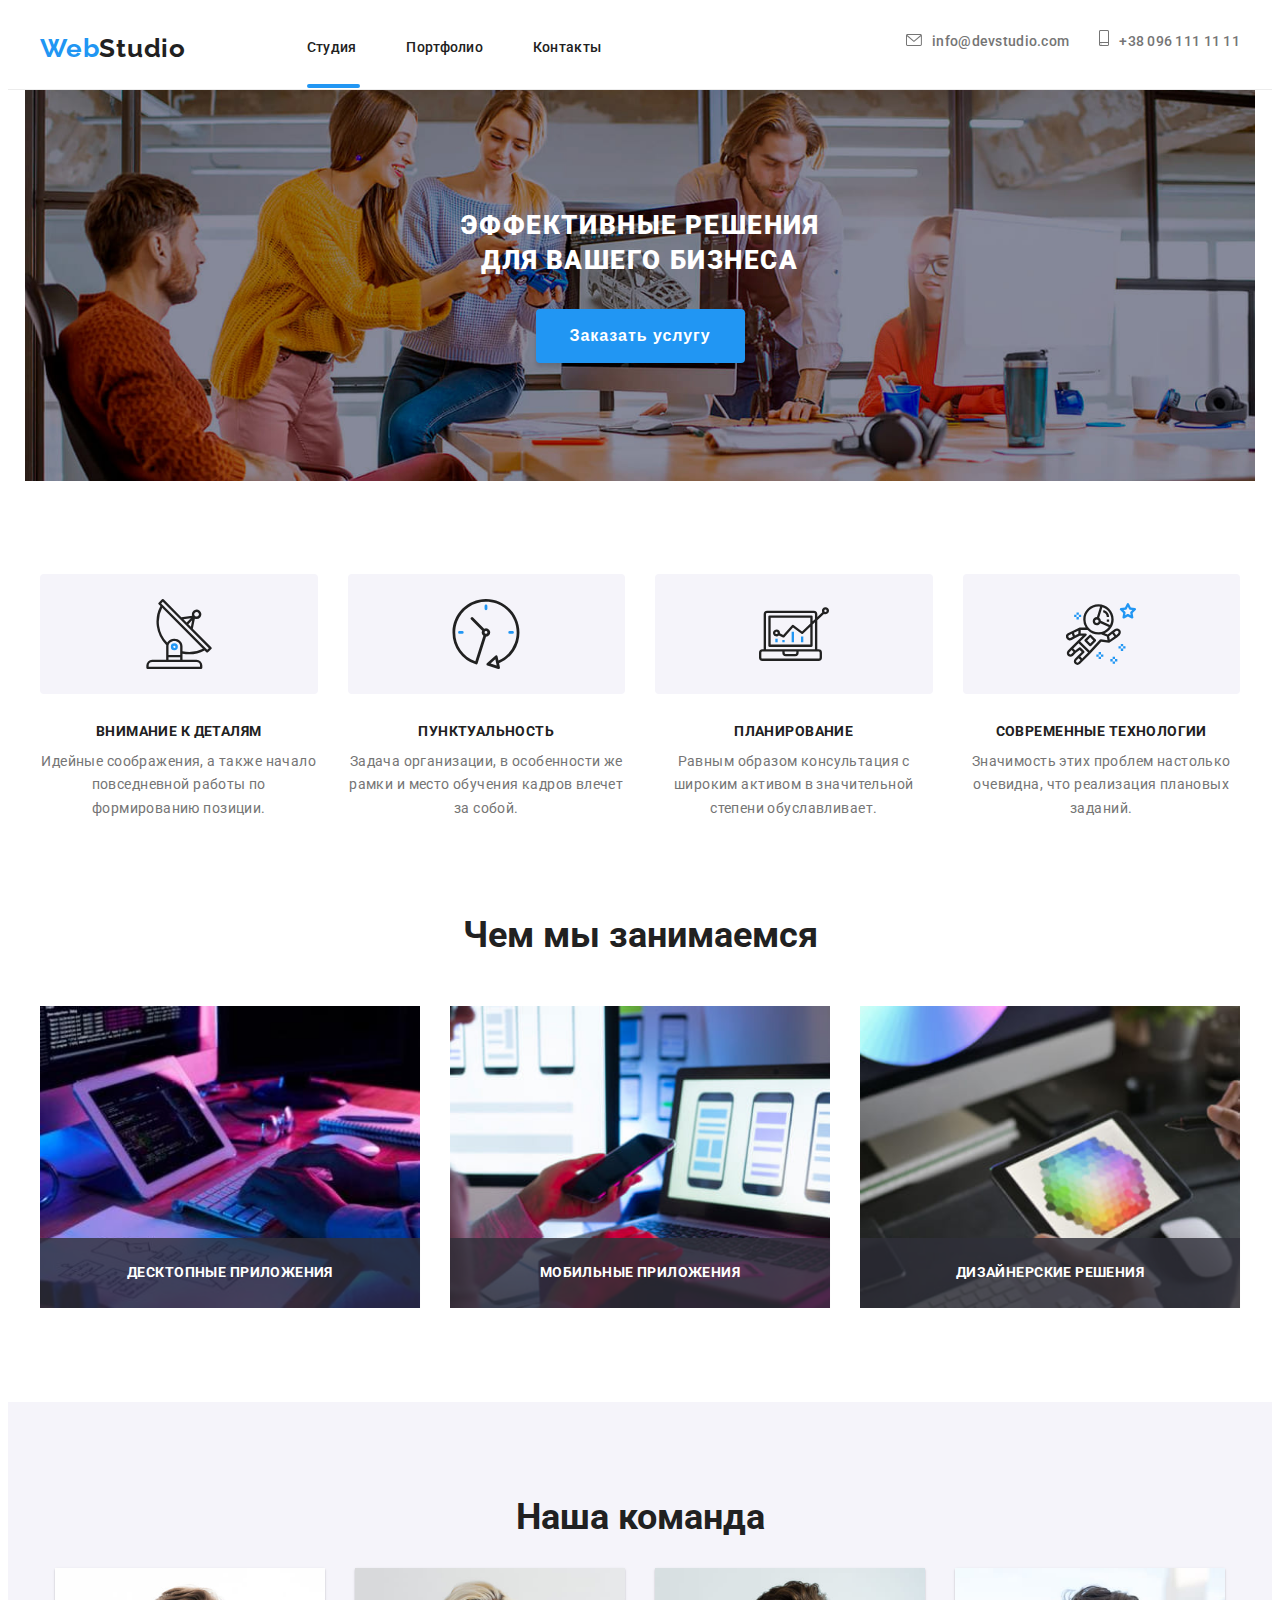
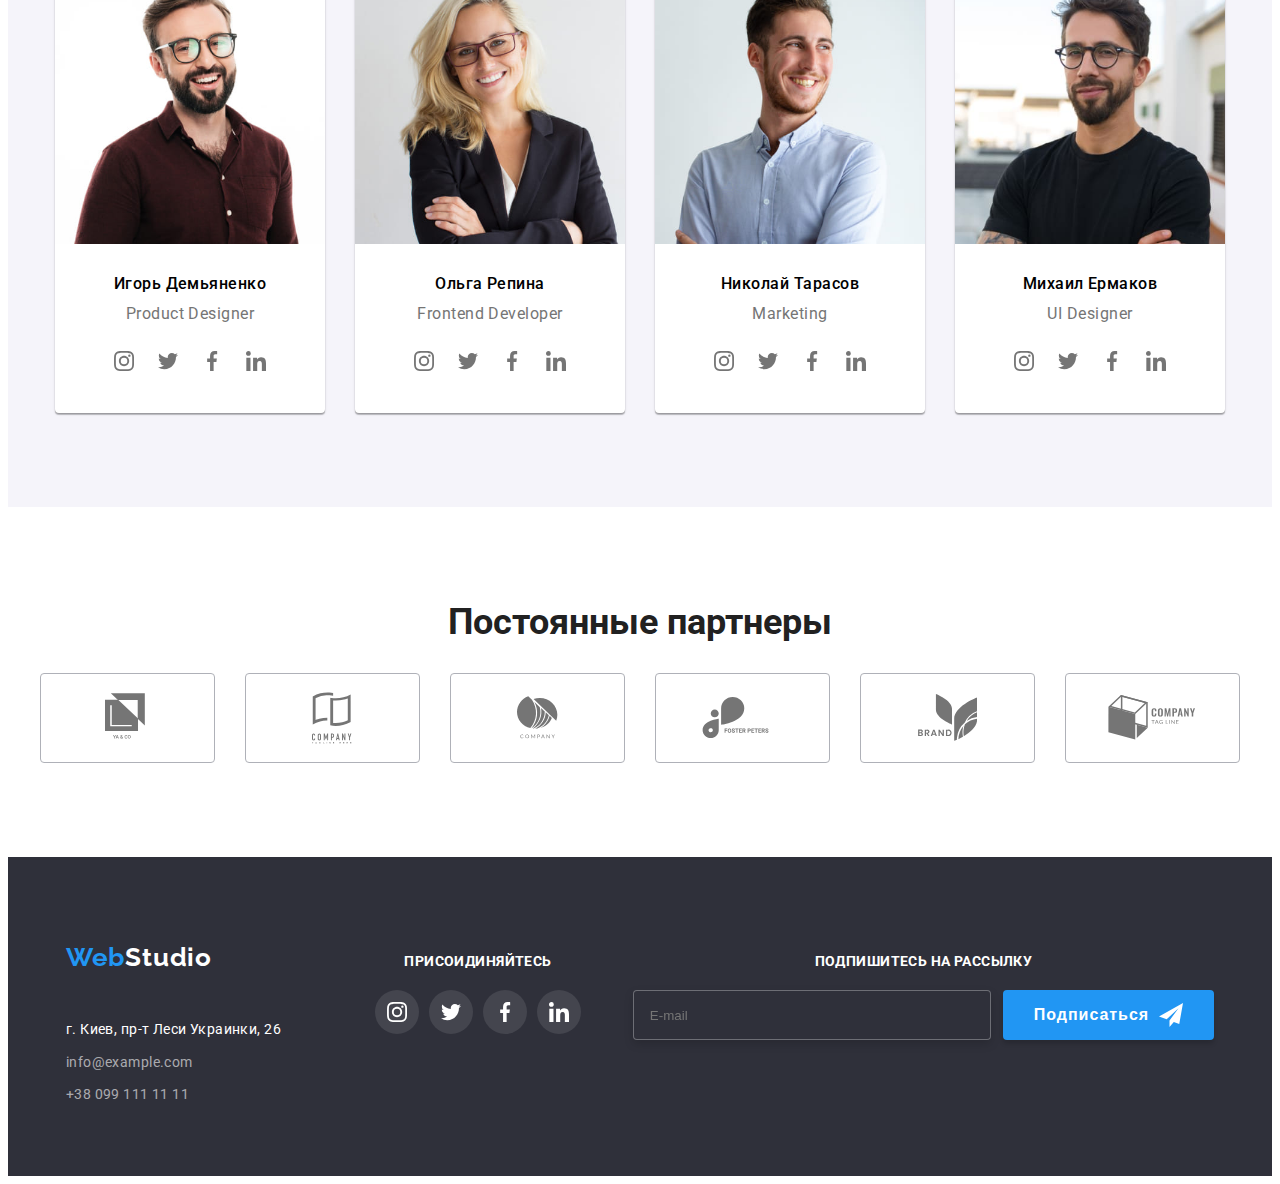
<file: index.html>
<!DOCTYPE html>
<html lang="ru">

<head>
    <meta charset="UTF-8">
    <meta name="viewport" content="width=device-width, initial-scale=1.0" />
    <title>WebStudio</title>
    <link rel="preconnect" href="https://fonts.gstatic.com">
    <link
        href="https://fonts.googleapis.com/css2?family=Raleway:wght@700&family=Roboto:wght@400;500;700;900&display=swap"
        rel="stylesheet">
    <link rel="stylesheet" href="https://cdnjs.cloudflare.com/ajax/libs/modern-normalize/1.0.0/modern-normalize.min.css"
        integrity="sha512-ISS7cAi1PEhQ8jnbJpJZMd29NlhNj4AWYyLOSp2CE/CsHxTCu+r+t0D2yoJudVrd0/8fTVPUVDzY5Tvli75u/g=="
        crossorigin="anonymous" />
    <link rel="stylesheet" href="./css/main.min.css">
</head>

<body>
    <!--навигация-->
    <header class="page-header">
        <div class="container">
            <nav class="nav">
                <div class="burger">
                    <a class="logo" href="./index.html"><span class="logo__text">Web</span>Studio</a>
                    <button type="button" class="menu-toggle js-open-menu" aria-expanded="false">
                        <svg width="40" height="40" aria-level="Открыть меню">
                            <use href="./images/icons.svg#menu"></use>
                        </svg>
                    </button>
                </div>
                <div class="menu" data-menu>
                    <ul class="nav__list">
                        <li class="nav__item">
                            <a class="nav__link current" href="./index.html">Студия</a>
                        </li>
                        <li class="nav__item">
                            <a class="nav__link" href="./portfolio.html">Портфолио</a>
                        </li>
                        <li class="nav__item">
                            <a class="nav__link" href="#footer-contacts">Контакты</a>
                        </li>
                    </ul>
                    <!--контакты-->
                    <ul class="contacts">
                        <li class="contacts__item">
                            <a class="contacts__mail" href="mailto:info@devstudio.com">
                                <svg class="contacts__mail-icon">
                                    <use href="./images/icons.svg#icon-mail-1"></use>
                                </svg>info@devstudio.com</a>
                        </li>
                        <li class="contacts__item">
                            <a class="contacts__phone" href="tel:+380961111111">
                                <svg class="contacts__phone-icon">
                                    <use href="./images/icons.svg#icon-smartphone"></use>
                                </svg>+38 096 111 11 11</a>
                        </li>
                    </ul>
                </div>
                <div class="mobile-container js-menu-container" id="mobile-menu">
                    <button class="menu-toggle menu-toggle--close js-close-menu">
                        <svg width="40" height="40" aria-level="Закрыть меню">
                            <use href="./images/icons.svg#close_menu"></use>
                        </svg>
                    </button>
                    <ul class="mobile-menu">
                        <li class="mobile-menu__item"><a href="./index.html"
                                class="mobile-menu__link current--mobile">Студия</a></li>
                        <li class="mobile-menu__item"><a href="./portfolio.html" class="mobile-menu__link">Портфолио</a>
                        </li>
                        <li class="mobile-menu__item"><a href="#footer-contacts" class="mobile-menu__link">Контакты</a>
                        </li>
                    </ul>
                    <ul class="mobile-contacts">
                        <li><a class="mobile-contacts__phone" href="tel:+380961111111">+38 096 111 11 11</a></li>
                        <li><a class="mobile-contacts__mail" href="mailto:info@devstudio.com">info@devstudio.com</a>
                        </li>
                    </ul>
                    <ul class="mobile-social">
                        <li class="mobile-social__item"><a class="mobile-social__link" href="#">Instagram </a></li>
                        <li class="mobile-social__item"><a class="mobile-social__link" href="#">Twitter </a></li>
                        <li class="mobile-social__item"><a class="mobile-social__link" href="#">Facebook </a></li>
                        <li class="mobile-social__item"><a class="mobile-social__link" href="#">LinkedIn </a></li>
                    </ul>

                </div>
            </nav>
        </div>
    </header>

    <main>

        <!--Герой-->
        <section class="hero">
            <div class="container hero__container">
                <h1 class="hero__title">Эффективные решения <br> для вашего бизнеса</h1>
                <button type="button" class="hero__button" data-modal-open>Заказать услугу</button>
                <div class="hero__backdrop is-hidden" data-modal>
                    <div class="modal">
                        <button class="modal__close-btn" data-modal-close>
                            <svg сlass="modal__icon" width="11" height="11">
                                <use href="./images/icons.svg#Vector"></use>
                            </svg>
                        </button>
                        <div role="group" class="modal__form-group">
                            <form class="form" autocomplete="off">
                                <h2 class="form__title">Оставьте свои данные, мы вам перезвоним</h2>
                                <label class="form__field"><span class="form__label-name">Имя</span>
                                    <input class="form__input" type="text" name="userName">
                                    <svg class="form__icon" width="12" height="12">
                                        <use href="./images/icons.svg#userform"></use>
                                    </svg>
                                </label>

                                <label class="form__field"> <span class="form__label-name">Телефон</span>

                                    <input class="form__input" type="tel" name="telNumber">
                                    <svg class="form__icon" width="13" height="13">
                                        <use href="./images/icons.svg#telform"></use>
                                    </svg>
                                </label>

                                <label class="form__field"><span class="form__label-name">Почта</span>
                                    <input class="form__input" type="mail" name="mail">
                                    <svg class="form__icon" width="15" height="12">
                                        <use href="./images/icons.svg#mailform"></use>
                                    </svg>
                                </label>

                                <label class="form__field"><span class="form__label-name">Комментарий</span>
                                    <textarea class="form__comment" name="comment" cols="5" rows="6"
                                        placeholder="Введите текст"></textarea>
                                </label>

                                <label class="checkbox">
                                    <input class="checkbox__input" type="checkbox" name="policy" value="agree">
                                    <svg class="checkbox__icon" width="16" height="15">
                                        <use href="./images/icons.svg#icon-check"></use>
                                    </svg>
                                    <span class="checkbox__text">Соглашаюсь с рассылкой и принимаю <a
                                            class="checkbox__link" href="http://google.com/">Условия
                                            договора</a></span>
                                </label>

                                <button class="form__btn" type="submit">Отправить</button>
                            </form>
                        </div>
                    </div>
                </div>
            </div>
        </section>

        <!--особенности-->

        <section class="features">
            <div class="container">
                <h2 class="visually-hidden features__title">Особености</h2>
                <ul class="features__list">
                    <li class="feature-item">
                        <div class="feature-item__icon-bg">
                            <svg class="feature-item__icon">
                                <use href="./images/icons.svg#icon-antenna-1"></use>
                            </svg>
                        </div>
                        <h3 class="feature-item__title">Внимание к деталям</h3>
                        <p class="feature-item__text">Идейные соображения, а также начало повседневной работы по
                            формированию позиции.</p>
                    </li>
                    <li class="feature-item">
                        <div class="feature-item__icon-bg">
                            <svg class="feature-item__icon">
                                <use href="./images/icons.svg#icon-clock-1"></use>
                            </svg>
                        </div>
                        <h3 class="feature-item__title">Пунктуальность</h3>
                        <p class="feature-item__text">Задача организации, в особенности же рамки и место обучения кадров
                            влечет за собой.</p>
                    </li>
                    <li class="feature-item">
                        <div class="feature-item__icon-bg">
                            <svg class="feature-item__icon">
                                <use href="./images/icons.svg#icon-diagram-1"></use>
                            </svg>
                        </div>
                        <h3 class="feature-item__title">Планирование</h3>
                        <p class="feature-item__text">Равным образом консультация с широким активом в значительной
                            степени обуславливает.</p>
                    </li>
                    <li class="feature-item">
                        <div class="feature-item__icon-bg">
                            <svg class="feature-item__icon">
                                <use href="./images/icons.svg#icon-astronaut-1"></use>
                            </svg>
                        </div>
                        <h3 class="feature-item__title">Современные технологии</h3>
                        <p class="feature-item__text">Значимость этих проблем настолько очевидна, что реализация
                            плановых заданий.</p>
                    </li>

                </ul>
            </div>
        </section>

        <!--чем мы занимаеся -->

        <section class="about">
            <div class="container">
                <h2 class="about__title">Чем мы занимаемся</h2>
                <ul class="about__list">
                    <li class="about-item">
                        <div class="about-item__thumb">
                            <img srcset="./images/about1.jpg 1x, ./images/about12x.jpg 2x" src="./images/about1.jpg"
                                alt="Компьютер" width="370">
                            <p class="about-item__text">Десктопные приложения</p>
                        </div>
                    </li>

                    <li class="about-item">
                        <div class="about-item__thumb">
                            <img srcset="./images/about2.jpg 1x, ./images/about22x.jpg 2x" src="./images/about2.jpg"
                                alt="Компьютер" width="370">
                            <p class="about-item__text">Мобильные приложения</p>
                        </div>
                    </li>

                    <li class="about-item">
                        <div class="about-item__thumb">
                            <img srcset="./images/about3.jpg 1x, ./images/about32x.jpg 2x" src="./images/about3.jpg"
                                alt="Компьютер" width="370">
                            <p class="about-item__text">Дизайнерские решения</p>
                        </div>
                    </li>
                </ul>
            </div>
        </section>
        <!--наша команда-->
        <section class="team">
            <div class="container ">
                <h2 class="team__title">Наша команда</h2>
                <ul class="team__list">
                    <li class="members-cards">
                        <div class="member">
                            <div class="member__thumb">
                                <img class="member__img" srcset="./images/team1.jpg 1x, ./images/team12x.jpg 2x"
                                    src="./images/team1.jpg" alt="Игорь Демьяненко" width="270">
                            </div>
                            <div class="member__content">
                                <h3 class="member__title">Игорь Демьяненко</h3>
                                <p class="member__text">Product Designer</p>
                                <ul class="social">
                                    <li>
                                        <a class="social__link" href="#">
                                            <svg class="social__icon" width="20" height="20">
                                                <use href="./images/icons.svg#icon-instagram-2">
                                                </use>
                                            </svg>
                                        </a>
                                    </li>
                                    <li>
                                        <a class="social__link" href="#">
                                            <svg class="social__icon" width="20" height="20">
                                                <use href="./images/icons.svg#icon-twitter-1">
                                                </use>
                                            </svg>
                                        </a>
                                    </li>
                                    <li>
                                        <a class="social__link" href="#">
                                            <svg class="social__icon" width="20" height="20">
                                                <use href="./images/icons.svg#icon-facebook-1">
                                                </use>
                                            </svg>
                                        </a>
                                    </li>
                                    <li>
                                        <a class="social__link" href="#">
                                            <svg class="social__icon" width="20" height="20">
                                                <use href="./images/icons.svg#icon-linkedin-1">
                                                </use>
                                            </svg>
                                        </a>
                                    </li>
                                </ul>
                            </div>
                        </div>
                    </li>
                    <li class="members-cards">
                        <div class="member">
                            <div class="member__thumb">
                                <img class="member__img" srcset="./images/team2.jpg 1x, ./images/team22x.jpg 2x"
                                    src="./images/team2.jpg" alt="Ольга Репина" width="270">
                            </div>
                            <div class="member__content">
                                <h3 class="member__title">Ольга Репина</h3>
                                <p class="member__text">Frontend Developer</p>
                                <ul class="social">
                                    <li>
                                        <a class="social__link" href="#">
                                            <svg class="social__icon" width="20" height="20">
                                                <use href="./images/icons.svg#icon-instagram-2">
                                                </use>
                                            </svg>
                                        </a>
                                    </li>
                                    <li>
                                        <a class="social__link" href="#">
                                            <svg class="social__icon" width="20" height="20">
                                                <use href="./images/icons.svg#icon-twitter-1">
                                                </use>
                                            </svg>
                                        </a>
                                    </li>
                                    <li>
                                        <a class="social__link" href="#">
                                            <svg class="social__icon" width="20" height="20">
                                                <use href="./images/icons.svg#icon-facebook-1">
                                                </use>
                                            </svg>
                                        </a>
                                    </li>
                                    <li>
                                        <a class="social__link" href="#">
                                            <svg class="social__icon" width="20" height="20">
                                                <use href="./images/icons.svg#icon-linkedin-1">
                                                </use>
                                            </svg>
                                        </a>
                                    </li>
                                </ul>
                            </div>
                        </div>
                    </li>
                    <li class="members-cards">
                        <div class="member">
                            <div class="member__thumb">
                                <img class="member__img" srcset="./images/team3.jpg 1x, ./images/team32x.jpg 2x"
                                    src="./images/team3.jpg" alt="Николай Тарасов" width="270">
                            </div>
                            <div class="member__content">
                                <h3 class="member__title">Николай Тарасов</h3>
                                <p class="member__text">Marketing</p>
                                <ul class="social">
                                    <li>
                                        <a class="social__link" href="#">
                                            <svg class="social__icon" width="20" height="20">
                                                <use href="./images/icons.svg#icon-instagram-2">
                                                </use>
                                            </svg>
                                        </a>
                                    </li>
                                    <li>
                                        <a class="social__link" href="#">
                                            <svg class="social__icon" width="20" height="20">
                                                <use href="./images/icons.svg#icon-twitter-1">
                                                </use>
                                            </svg>
                                        </a>
                                    </li>
                                    <li>
                                        <a class="social__link" href="#">
                                            <svg class="social__icon" width="20" height="20">
                                                <use href="./images/icons.svg#icon-facebook-1">
                                                </use>
                                            </svg>
                                        </a>
                                    </li>
                                    <li>
                                        <a class="social__link" href="#">
                                            <svg class="social__icon" width="20" height="20">
                                                <use href="./images/icons.svg#icon-linkedin-1">
                                                </use>
                                            </svg>
                                        </a>
                                    </li>
                                </ul>
                            </div>
                        </div>
                    </li>
                    <li class="members-cards">
                        <div class="member">
                            <div class="member__thumb">
                                <img class="member__img" srcset="./images/team4.jpg 1x, ./images/team42x.jpg 2x"
                                    src="./images/team4.jpg" alt="Михаил Ермаков" width="270">
                            </div>
                            <div class="member__content">
                                <h3 class="member__title">Михаил Ермаков</h3>
                                <p class="member__text">UI Designer</p>
                                <ul class="social">
                                    <li>
                                        <a class="social__link" href="#">
                                            <svg class="social__icon" width="20" height="20">
                                                <use href="./images/icons.svg#icon-instagram-2">
                                                </use>
                                            </svg>
                                        </a>
                                    </li>
                                    <li>
                                        <a class="social__link" href="#">
                                            <svg class="social__icon" width="20" height="20">
                                                <use href="./images/icons.svg#icon-twitter-1">
                                                </use>
                                            </svg>
                                        </a>
                                    </li>
                                    <li>
                                        <a class="social__link" href="#">
                                            <svg class="social__icon" width="20" height="20">
                                                <use href="./images/icons.svg#icon-facebook-1">
                                                </use>
                                            </svg>
                                        </a>
                                    </li>
                                    <li>
                                        <a class="social__link" href="#">
                                            <svg class="social__icon" width="20" height="20">
                                                <use href="./images/icons.svg#icon-linkedin-1">
                                                </use>
                                            </svg>
                                        </a>
                                    </li>
                                </ul>
                            </div>
                        </div>
                    </li>

                </ul>
            </div>
        </section>
        <section class="clients">
            <div class="container">
                <h2 class="clients__title">Постоянные партнеры</h2>
                <ul class="clients__list">
                    <li class="company">
                        <a class="company__link" href="#">
                            <svg class="company__icon" width="44" height="49">
                                <use href="./images/icons.svg#icon-logo-1"></use>
                            </svg>
                        </a>
                    </li>
                    <li class="company">
                        <a class="company__link" href="#">
                            <svg class="company__icon" width="40" height="52">
                                <use href="./images/icons.svg#icon-logo-2"></use>
                            </svg>
                        </a>
                    </li>
                    <li class="company">
                        <a class="company__link" href="#">
                            <svg class="company__icon" width="41" height="43">
                                <use href="./images/icons.svg#icon-logo-3"></use>
                            </svg>
                        </a>
                    </li>
                    <li class="company">
                        <a class="company__link" href="#">
                            <svg class="company__icon" width="80" height="42">
                                <use href="./images/icons.svg#icon-logo-4"></use>
                            </svg>
                        </a>
                    </li>
                    <li class="company">
                        <a class="company__link" href="#">
                            <svg class="company__icon" width="59" height="47">
                                <use href="./images/icons.svg#icon-logo-5"></use>
                            </svg>
                        </a>
                    </li>
                    <li class="company">
                        <a class="company__link" href="#">
                            <svg class="company__icon" width="88" height="45">
                                <use href="./images/icons.svg#icon-logo-6"></use>
                            </svg>
                        </a>
                    </li>

                </ul>
            </div>
        </section>
    </main>
    <footer>
        <section class="footer">
            <div class="container footer__desktop" id="footer-contacts">
                <div class="footer__tablet">
                    <div class="info">
                        <h2 class="visually-hidden">Футер</h2>
                        <a class="logo logo__inverse" href="#"><span class="logo__text">Web</span>Studio</a>
                        <address class="address">
                            <ul class="address__list">
                                <li>
                                    <p class="address__location"> г. Киев, пр-т Леси Украинки, 26</p>
                                </li>
                                <li>
                                    <a class="address__mail" href="mailto:info@example.com">info@example.com</a>
                                </li>
                                <li>
                                    <a class="address__phone" href="tel:+380991111111">+38 099 111 11 11</a>
                                </li>
                            </ul>
                        </address>
                    </div>
                    <div class="join">
                        <h2 class="join__title">Присоидиняйтесь</h2>
                        <ul class="join__list">
                            <li class="join__item">
                                <a class="join__link" href="#">
                                    <svg class="join__icon" width="20" height="20">
                                        <use href="./images/icons.svg#icon-instagram-2">
                                        </use>
                                    </svg>
                                </a>
                            </li>
                            <li class="join__item">
                                <a class="join__link" href="#">
                                    <svg class="join__icon" width="20" height="20">
                                        <use href="./images/icons.svg#icon-twitter-1">
                                        </use>
                                    </svg>
                                </a>
                            </li>
                            <li class="join__item">
                                <a class="join__link" href="#">
                                    <svg class="join__icon" width="20" height="20">
                                        <use href="./images/icons.svg#icon-facebook-1">
                                        </use>
                                    </svg>
                                </a>
                            </li>
                            <li class="join__item">
                                <a class="join__link" href="#">
                                    <svg class="join__icon" width="20" height="20">
                                        <use href="./images/icons.svg#icon-linkedin-1">
                                        </use>
                                    </svg>
                                </a>
                            </li>
                        </ul>
                    </div>
                </div>
                <div class="subscribe">
                    <form autocomplete="off">
                        <h2 class="subscribe__title">Подпишитесь на рассылку</h2>
                        <div class="subscribe__form">
                            <label>
                                <input class="subscribe__input" type="mail" name="sub-mail" placeholder="E-mail">
                            </label>
                            <button class="subscribe__btn" type="submit">Подписаться
                                <svg class="subscribe__icon" width="24" height="24">
                                    <use href="./images/icons.svg#icon-send"></use>
                                </svg>
                            </button>
                        </div>
                    </form>
                </div>
            </div>
        </section>

    </footer>
    <script src="./modal.js"></script>
    <script src="./mobile-menu.js"></script>
</body>

</html>
</file>
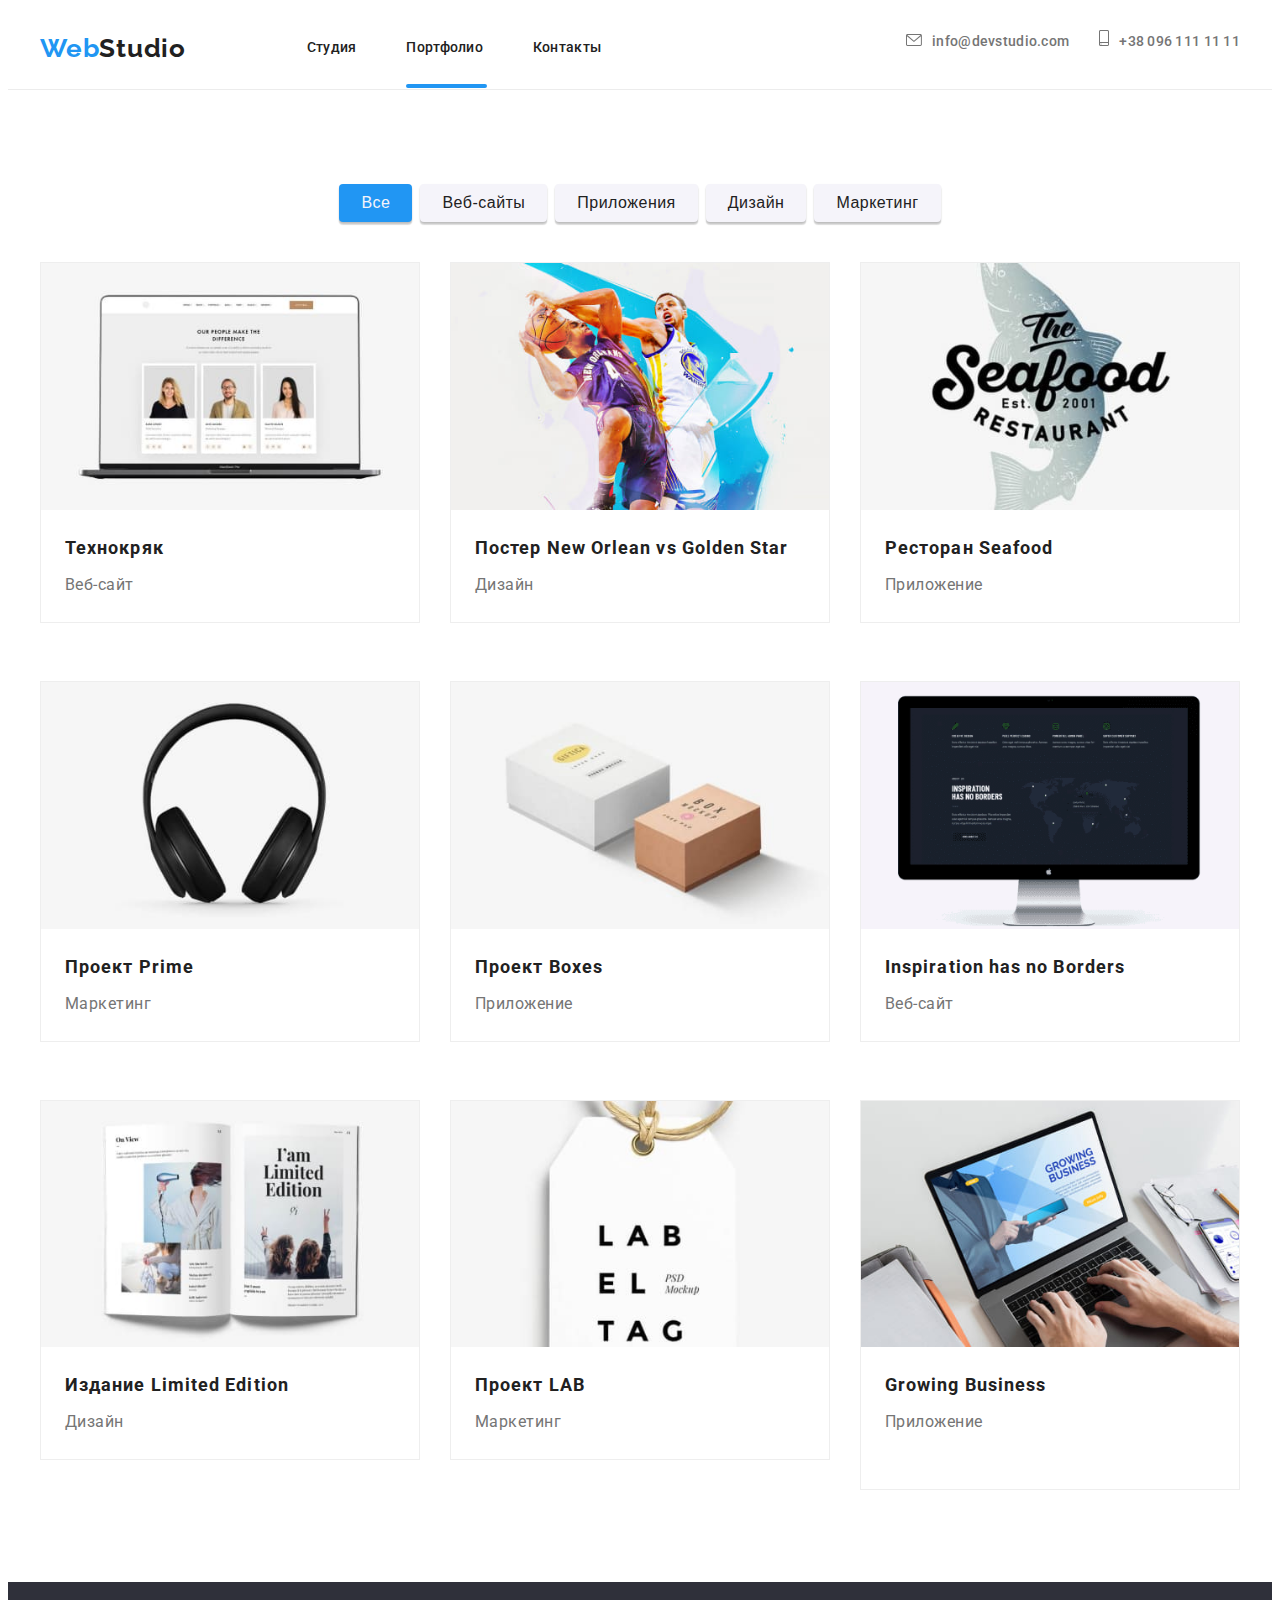
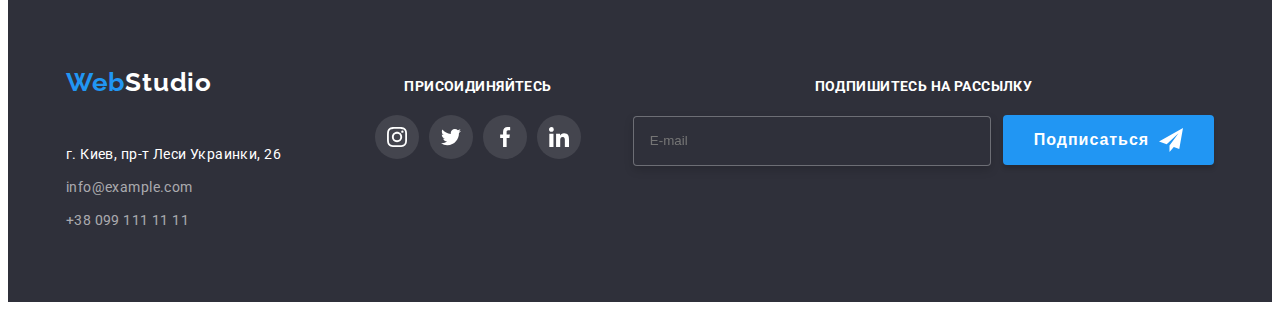
<file: portfolio.html>
<!DOCTYPE html>
<html lang="ru">

<head>
    <meta charset="UTF-8">
    <meta name="viewport" content="width=device-width, initial-scale=1.0">
    <title>Portfolio</title>
    <link rel="preconnect" href="https://fonts.gstatic.com">
    <link
        href="https://fonts.googleapis.com/css2?family=Raleway:wght@700&family=Roboto:wght@400;500;700;900&display=swap"
        rel="stylesheet">
    <link rel="stylesheet" href="https://cdnjs.cloudflare.com/ajax/libs/modern-normalize/1.0.0/modern-normalize.min.css"
        integrity="sha512-ISS7cAi1PEhQ8jnbJpJZMd29NlhNj4AWYyLOSp2CE/CsHxTCu+r+t0D2yoJudVrd0/8fTVPUVDzY5Tvli75u/g=="
        crossorigin="anonymous" />
    <link rel="stylesheet" href="./css/main.min.css">
</head>

<body>

    <header class="page-header">
        <div class="container">
            <nav class="nav">
                <div class="burger">
                    <a class="logo" href="./index.html"><span class="logo__text">Web</span>Studio</a>
                    <button type="button" class="menu-toggle js-open-menu" aria-expanded="false">
                        <svg width="40" height="40" aria-level="Открыть меню">
                            <use href="./images/icons.svg#menu"></use>
                        </svg>
                    </button>
                </div>
                <div class="menu" data-menu>
                    <ul class="nav__list">
                        <li class="nav__item">
                            <a class="nav__link " href="./index.html">Студия</a>
                        </li>
                        <li class="nav__item">
                            <a class="nav__link current" href="./portfolio.html">Портфолио</a>
                        </li>
                        <li class="nav__item">
                            <a class="nav__link" href="#footer-contacts">Контакты</a>
                        </li>
                    </ul>
                    <!--контакты-->
                    <ul class="contacts">
                        <li class="contacts__item">
                            <a class="contacts__mail" href="mailto:info@devstudio.com">
                                <svg class="contacts__mail-icon">
                                    <use href="./images/icons.svg#icon-mail-1"></use>
                                </svg>info@devstudio.com</a>
                        </li>
                        <li class="contacts__item">
                            <a class="contacts__phone" href="tel:+380961111111">
                                <svg class="contacts__phone-icon">
                                    <use href="./images/icons.svg#icon-smartphone"></use>
                                </svg>+38 096 111 11 11</a>
                        </li>
                    </ul>
                </div>
                <div class="mobile-container js-menu-container" id="mobile-menu">
                    <button class="menu-toggle menu-toggle--close js-close-menu">
                        <svg width="40" height="40" aria-level="Закрыть меню">
                            <use href="./images/icons.svg#close_menu"></use>
                        </svg>
                    </button>
                    <ul class="mobile-menu">
                        <li class="mobile-menu__item"><a href="./index.html" class="mobile-menu__link ">Студия</a></li>
                        <li class="mobile-menu__item"><a href="./portfolio.html"
                                class="mobile-menu__link current--mobile">Портфолио</a>
                        </li>
                        <li class="mobile-menu__item"><a href="#footer-contacts" class="mobile-menu__link">Контакты</a>
                        </li>
                    </ul>
                    <ul class="mobile-contacts">
                        <li><a class="mobile-contacts__phone" href="tel:+380961111111">+38 096 111 11 11</a></li>
                        <li><a class="mobile-contacts__mail" href="mailto:info@devstudio.com">info@devstudio.com</a>
                        </li>
                    </ul>
                    <ul class="mobile-social">
                        <li class="mobile-social__item"><a class="mobile-social__link" href="#">Instagram </a></li>
                        <li class="mobile-social__item"><a class="mobile-social__link" href="#">Twitter </a></li>
                        <li class="mobile-social__item"><a class="mobile-social__link" href="#">Facebook </a></li>
                        <li class="mobile-social__item"><a class="mobile-social__link" href="#">LinkedIn </a></li>
                    </ul>

                </div>
            </nav>
        </div>
    </header>

    <main>
        <section class="portfolio" id="tabs-1">
            <div class="container">
                <h1 class="visually-hidden">Portfolio</h1>
                <ul class="portfolio__menu" data-controls>
                    <li>
                        <button class="portfolio__item portfolio__item--active" data-type="all"
                            type="button">Все</button>
                    </li>
                    <li>
                        <button class="portfolio__item" data-type="web" type="button">Веб-сайты</button>
                    </li>
                    <li>
                        <button class="portfolio__item" data-type="app" type="button">Приложения</button>
                    </li>
                    <li>
                        <button class="portfolio__item" data-type="design" type="button">Дизайн</button>
                    </li>
                    <li>
                        <button class="portfolio__item" data-type="marketing" type="button">Маркетинг</button>
                    </li>
                </ul>
                <ul class="card-set" data-cards>
                    <li class="card-set__item " data-type="web">
                        <div class="card">
                            <a class="card_link" href="#">
                                <div class="card__thumb">
                                    <img class="card__img" srcset="./images/portf1.jpg 1x, ./images/prtf12x.jpg 2x"
                                        src="./images/portf1.jpg" alt="Ноутбук" width="370">
                                    <p class="card__info">Технокряк это современная площадка распространения
                                        коронавируса. Компании
                                        используют эту платформу для цифрового
                                        шпионажа и атак на защищённые сервера конкурентов.</p>
                                </div>
                                <div class="card__content">
                                    <h3 class="card__title">Технокряк</h3>
                                    <p class="card__text">Веб-сайт</p>
                                </div>
                            </a>
                        </div>
                    </li>
                    <li class="card-set__item" data-type="design">
                        <div class="card">
                            <a class="card_link" href="#">
                                <div class="card__thumb">
                                    <img class="card__img" srcset="./images/portf2.jpg 1x, ./images/portf22x.jpg 2x"
                                        src="./images/portf2.jpg" alt="Дизайн постера" width="370">
                                    <p class="card__info">Технокряк это современная площадка распространения
                                        коронавируса. Компании
                                        используют эту платформу для цифрового
                                        шпионажа и атак на защищённые сервера конкурентов.</p>
                                </div>
                                <div class="card__content">
                                    <h3 class="card__title">Постер New Orlean vs Golden Star</h3>
                                    <p class="card__text">Дизайн</p>
                                </div>
                            </a>
                        </div>
                    </li>
                    <li class="card-set__item" data-type="app">
                        <div class="card">
                            <a class="card_link" href="#">
                                <div class="card__thumb">
                                    <img class="card__img" srcset="./images/portf3.jpg 1x, ./images/portf32x.jpg 2x"
                                        src="./images/portf3.jpg" alt="Логотип ресторана" width="370">
                                    <p class="card__info">Технокряк это современная площадка распространения
                                        коронавируса. Компании
                                        используют эту платформу для цифрового
                                        шпионажа и атак на защищённые сервера конкурентов.</p>
                                </div>
                                <div class="card__content">
                                    <h3 class="card__title">Ресторан Seafood</h3>
                                    <p class="card__text">Приложение</p>
                                </div>
                            </a>
                        </div>
                    </li>
                    <li class="card-set__item" data-type="marketing">
                        <div class="card">
                            <a class="card_link" href="#">
                                <div class="card__thumb">
                                    <img class="card__img" srcset="./images/portf4.jpg 1x, ./images/portf42x.jpg 2x"
                                        src="./images/portf4.jpg" alt="Наушники" width="370">
                                    <p class="card__info">Технокряк это современная площадка распространения
                                        коронавируса. Компании
                                        используют эту платформу для цифрового
                                        шпионажа и атак на защищённые сервера конкурентов.</p>
                                </div>
                                <div class="card__content">
                                    <h3 class="card__title">Проект Prime</h3>
                                    <p class="card__text">Маркетинг</p>
                                </div>
                            </a>
                        </div>
                    </li>
                    <li class="card-set__item" data-type="app">
                        <div class="card">
                            <a class="card_link" href="#">
                                <div class="card__thumb">
                                    <img class="card__img" srcset="./images/portf5.jpg 1x, ./images/portf52x.jpg 2x"
                                        src="./images/portf5.jpg" alt="Коробка" width="370">
                                    <p class="card__info">Технокряк это современная площадка распространения
                                        коронавируса. Компании
                                        используют эту платформу для цифрового
                                        шпионажа и атак на защищённые сервера конкурентов.</p>
                                </div>
                                <div class="card__content">
                                    <h3 class="card__title">Проект Boxes</h3>
                                    <p class="card__text">Приложение</p>
                                </div>
                            </a>
                        </div>
                    </li>
                    <li class="card-set__item" data-type="web">
                        <div class="card">
                            <a class="card_link" href="#">
                                <div class="card__thumb">
                                    <img class="card__img" srcset="./images/portf6.png 1x, ./images/portf62x.jpg 2x"
                                        src="./images/portf6.jpg" alt="Компьютер" width="370">
                                    <p class="card__info">Технокряк это современная площадка распространения
                                        коронавируса. Компании
                                        используют эту платформу для цифрового
                                        шпионажа и атак на защищённые сервера конкурентов.</p>
                                </div>
                                <div class="card__content">
                                    <h3 class="card__title">Inspiration has no Borders</h3>
                                    <p class="card__text">Веб-сайт</p>
                                </div>
                            </a>
                        </div>
                    </li>
                    <li class="card-set__item" data-type="design">
                        <div class="card">
                            <a class="card_link" href="#">
                                <div class="card__thumb">
                                    <img class="card__img" srcset="./images/portf7.jpg 1x, ./images/portf72x.jpg 2x"
                                        src="./images/portf7.jpg" alt="Книга" width="370">
                                    <p class="card__info">Технокряк это современная площадка распространения
                                        коронавируса. Компании
                                        используют эту платформу для цифрового
                                        шпионажа и атак на защищённые сервера конкурентов.</p>
                                </div>
                                <div class="card__content">
                                    <h3 class="card__title">Издание Limited Edition</h3>
                                    <p class="card__text">Дизайн</p>
                                </div>
                            </a>
                        </div>
                    </li>
                    <li class="card-set__item" data-type="marketing">
                        <div class="card">
                            <a class="card_link" href="#">
                                <div class="card__thumb">
                                    <img class="card__img" srcset="./images/portf8.jpg 1x, ./images/portf82x.jpg 2x"
                                        src="./images/portf8.jpg" alt="Вывеска" width="370">
                                    <p class="card__info">Технокряк это современная площадка распространения
                                        коронавируса. Компании
                                        используют эту платформу для цифрового
                                        шпионажа и атак на защищённые сервера конкурентов.</p>
                                </div>
                                <div class="card__content">
                                    <h3 class="card__title">Проект LAB</h3>
                                    <p class="card__text">Маркетинг</p>
                                </div>
                            </a>
                        </div>
                    </li>
                    <li class="card-set__item" data-type="app">
                        <div class="card">
                            <a class="card_link" href="#">
                                <div class="card__thumb">
                                    <img class="card__img" srcset="./images/portf9.jpg 1x, ./images/portf92x.jpg 2x"
                                        src="./images/portf9.jpg" alt="Ноутбук" width="370">
                                    <p class="card__info">Технокряк это современная площадка распространения
                                        коронавируса. Компании
                                        используют эту платформу для цифрового
                                        шпионажа и атак на защищённые сервера конкурентов.</p>
                                </div>
                                <div class="card__content">
                                    <h3 class="card__title">Growing Business</h3>
                                    <p class="card__text">Приложение</p>
                                </div>
                            </a>
                        </div>
                    </li>
                </ul>
            </div>
        </section>

    </main>
    <footer>
        <section class="footer">
            <div class="container footer__desktop" id="footer-contacts">
                <div class="footer__tablet">
                    <div class="info">
                        <h2 class="visually-hidden">Футер</h2>
                        <a class="logo logo__inverse" href="#"><span class="logo__text">Web</span>Studio</a>
                        <address class="address">
                            <ul class="address__list">
                                <li>
                                    <p class="address__location"> г. Киев, пр-т Леси Украинки, 26</p>
                                </li>
                                <li>
                                    <a class="address__mail" href="mailto:info@example.com">info@example.com</a>
                                </li>
                                <li>
                                    <a class="address__phone" href="tel:+380991111111">+38 099 111 11 11</a>
                                </li>
                            </ul>
                        </address>
                    </div>
                    <div class="join">
                        <h2 class="join__title">Присоидиняйтесь</h2>
                        <ul class="join__list">
                            <li class="join__item">
                                <a class="join__link" href="#">
                                    <svg class="join__icon" width="20" height="20">
                                        <use href="./images/icons.svg#icon-instagram-2">
                                        </use>
                                    </svg>
                                </a>
                            </li>
                            <li class="join__item">
                                <a class="join__link" href="#">
                                    <svg class="join__icon" width="20" height="20">
                                        <use href="./images/icons.svg#icon-twitter-1">
                                        </use>
                                    </svg>
                                </a>
                            </li>
                            <li class="join__item">
                                <a class="join__link" href="#">
                                    <svg class="join__icon" width="20" height="20">
                                        <use href="./images/icons.svg#icon-facebook-1">
                                        </use>
                                    </svg>
                                </a>
                            </li>
                            <li class="join__item">
                                <a class="join__link" href="#">
                                    <svg class="join__icon" width="20" height="20">
                                        <use href="./images/icons.svg#icon-linkedin-1">
                                        </use>
                                    </svg>
                                </a>
                            </li>
                        </ul>
                    </div>
                </div>
                <div class="subscribe">
                    <form autocomplete="off">
                        <h2 class="subscribe__title">Подпишитесь на рассылку</h2>
                        <div class="subscribe__form">
                            <label>
                                <input class="subscribe__input" type="mail" name="sub-mail" placeholder="E-mail">
                            </label>
                            <button class="subscribe__btn" type="submit">Подписаться
                                <svg class="subscribe__icon" width="24" height="24">
                                    <use href="./images/icons.svg#icon-send"></use>
                                </svg>
                            </button>
                        </div>
                    </form>
                </div>
            </div>
        </section>

    </footer>
    <script src="./mobile-menu.js"></script>
    <script src="./plugin.js"></script>
</body>

</html>
</file>
<file: css/main.min.css>
body{font-family:"Roboto", sans-serif}a,ul{text-decoration:none;list-style-type:none;padding:0;margin:0;display:block}img{display:block;width:100%;height:auto}.container{min-width:300px;padding-left:15px;padding-right:15px;margin-left:auto;margin-right:auto}@media screen and (min-width: 480px){.container{width:480px}}@media screen and (min-width: 768px){.container{width:768px}}@media screen and (min-width: 1200px){.container{width:1200px}}h2{color:#212121;text-align:center;font-weight:bold;font-size:36px;line-height:1.17}p{color:#757575}.visually-hidden{position:absolute;width:1px;height:1px;margin:-1px;border:0;padding:0;white-space:nowrap;-webkit-clip-path:inset(100%);clip-path:inset(100%);clip:rect(0 0 0 0);overflow:hidden}.button,.hero__button,.form__btn,.subscribe__btn{background-color:#2196f3;color:#fff;cursor:pointer;font-weight:bold;font-size:16px;line-height:1.87;text-align:center;letter-spacing:0.06em;min-width:200px;border:2px solid transparent;padding:10px 32px;-webkit-box-shadow:0px 4px 4px rgba(0,0,0,0.15);box-shadow:0px 4px 4px rgba(0,0,0,0.15);border-radius:4px;-webkit-box-align:center;-ms-flex-align:center;align-items:center;-webkit-transition:background-color 250ms cubic-bezier(0.4, 0, 0.2, 1);transition:background-color 250ms cubic-bezier(0.4, 0, 0.2, 1);margin-left:auto;margin-right:auto}.page-header{border-bottom:1px solid #ececec;position:relative}.page-header--margin{margin-bottom:94px;border-bottom:1px solid #ececec}.current{color:#2196f3}.current::after{content:"";border:2px solid #2196f3;border-radius:8px;position:absolute;bottom:0;left:0;width:100%;background-color:#2196f3}.logo{color:#212121;font-family:Raleway, sans-serif;font-style:normal;font-weight:bold;font-size:26px;line-height:1.19;letter-spacing:0.03em;-webkit-transition:color 250ms cubic-bezier(0.4, 0, 0.2, 1);transition:color 250ms cubic-bezier(0.4, 0, 0.2, 1);margin-top:16px}.logo__inverse{color:#fff;margin-bottom:20px}.logo__text,.logo:focus,.logo:hover{color:#2196f3}@media screen and (min-width: 768px){.logo{margin-top:0}}@media screen and (min-width: 1200px){.logo{margin-top:0;margin-right:93px;padding-top:25px;padding-bottom:25px}}.burger{display:-webkit-box;display:-ms-flexbox;display:flex;-webkit-box-pack:justify;-ms-flex-pack:justify;justify-content:space-between}.mobile-container{position:fixed;top:0;left:0;width:100vw;height:100vh;padding:25px 15px;background-color:#fff;-webkit-transform:translateX(100%);transform:translateX(100%);-webkit-transition:-webkit-transform 250ms cubic-bezier(0.4, 0, 0.2, 1);transition:-webkit-transform 250ms cubic-bezier(0.4, 0, 0.2, 1);transition:transform 250ms cubic-bezier(0.4, 0, 0.2, 1);transition:transform 250ms cubic-bezier(0.4, 0, 0.2, 1), -webkit-transform 250ms cubic-bezier(0.4, 0, 0.2, 1);z-index:2;overflow-y:scroll}@media screen and (min-width: 768px){.mobile-container{display:none}}@media screen and (min-width: 480px){.mobile-container{padding:48px 40px}}.menu-toggle{margin:10px 15px 10px 0;padding:0;background-color:transparent;cursor:pointer;border:none;outline:none}.menu-toggle:hover,.menu-toggle:focus{fill:#2196f3}.menu-toggle--close{position:absolute;top:5px;right:5px}@media screen and (min-width: 480px){.menu-toggle--close{top:10px;right:15px}}@media screen and (min-width: 768px){.menu-toggle{display:none}}.mobile-container.is-open{-webkit-transform:translateX(0);transform:translateX(0)}.mobile-menu__link{font-family:Roboto, sans-serif;font-style:normal;font-weight:500;font-size:40px;line-height:47px;letter-spacing:0.02em;color:#212121}.mobile-menu__item:not(:last-child){margin-bottom:32px}.mobile-menu{margin-bottom:64px}.mobile-contacts{font-family:Roboto, sans-serif;font-style:normal;font-weight:500;line-height:1.17;letter-spacing:0.02em;-webkit-transition:color 250ms cubic-bezier(0.4, 0, 0.2, 1);transition:color 250ms cubic-bezier(0.4, 0, 0.2, 1);margin-bottom:64px}.mobile-contacts__phone{font-size:34px;color:#757575;margin-bottom:32px}@media screen and (max-width: 400px){.mobile-contacts__phone{font-size:28px}}.mobile-contacts__mail{font-size:24px;color:#757575}.mobile-contacts__phone:hover,.mobile-contacts__phone:focus{color:#2196f3}.mobile-contacts__mail:hover,.mobile-contacts__mail:focus{color:#2196f3}.mobile-social{display:-webkit-box;display:-ms-flexbox;display:flex;-webkit-box-pack:start;-ms-flex-pack:start;justify-content:start}.mobile-social__item{font-family:Roboto, sans-serif;font-style:normal;font-weight:500;font-size:18px;line-height:1.22;letter-spacing:0.02em;padding-left:10px}@media screen and (max-width: 400px){.mobile-social__item{font-size:12px}}.mobile-social__item:not(:last-child){border-right:1px solid rgba(33,33,33,0.2);padding-right:10px}.mobile-social__link{color:#2196f3}@media screen and (max-width: 767px){.menu{display:none}}@media screen and (min-width: 768px){.menu{display:-webkit-box;display:-ms-flexbox;display:flex;-webkit-box-align:center;-ms-flex-align:center;align-items:center;margin-left:88px}}@media screen and (min-width: 768px){.menu{display:-webkit-box;display:-ms-flexbox;display:flex;-webkit-box-align:center;-ms-flex-align:center;align-items:center;margin-left:0}}.nav{display:block}@media screen and (min-width: 768px){.nav{display:-webkit-box;display:-ms-flexbox;display:flex;-webkit-box-align:center;-ms-flex-align:center;align-items:center;-webkit-box-pack:justify;-ms-flex-pack:justify;justify-content:space-between}}.nav__link{display:inline-block;color:#212121;font-weight:500;font-size:14px;line-height:1.14;letter-spacing:0.02em;-webkit-transition:color 250ms cubic-bezier(0.4, 0, 0.2, 1);transition:color 250ms cubic-bezier(0.4, 0, 0.2, 1);position:relative}.nav__link:hover,.nav__link:focus{color:#2196f3}@media screen and (min-width: 768px){.nav__link{padding-top:32px;padding-bottom:32px}}.nav__list{padding-bottom:60px;padding-top:60px}@media screen and (min-width: 768px){.nav__list{display:-webkit-box;display:-ms-flexbox;display:flex;-webkit-box-align:baseline;-ms-flex-align:baseline;align-items:baseline;-webkit-box-pack:center;-ms-flex-pack:center;justify-content:center;padding:0}}.nav__item{position:relative}.nav__item:not(:last-child){margin-bottom:40px}@media screen and (min-width: 768px){.nav__item:not(:last-child){margin-bottom:0;margin-right:50px}}@media screen and (min-width: 768px){.contacts{display:-webkit-box;display:-ms-flexbox;display:flex;-webkit-box-align:start;-ms-flex-align:start;align-items:flex-start;-webkit-box-orient:vertical;-webkit-box-direction:normal;-ms-flex-direction:column;flex-direction:column;margin-bottom:0;margin-left:70px;margin-right:0}}@media screen and (min-width: 1200px){.contacts{-webkit-box-orient:horizontal;-webkit-box-direction:normal;-ms-flex-direction:row;flex-direction:row;-webkit-box-pack:center;-ms-flex-pack:center;justify-content:center;-webkit-box-align:baseline;-ms-flex-align:baseline;align-items:baseline;margin-left:305px}}.contacts__item{text-align:center}.contacts__phone{color:#757575;font-weight:500;font-size:12px;line-height:1.14;letter-spacing:0.02em;-webkit-box-align:center;-ms-flex-align:center;align-items:center;-webkit-transition:color 250ms cubic-bezier(0.4, 0, 0.2, 1);transition:color 250ms cubic-bezier(0.4, 0, 0.2, 1)}@media screen and (min-width: 1200px){.contacts__phone{font-size:14px}}.contacts__phone:hover,.contacts__phone:focus{color:#2196f3}.contacts__mail{color:#757575;font-weight:500;font-size:12px;line-height:1.14;letter-spacing:0.02em;margin-bottom:16px;-webkit-box-align:center;-ms-flex-align:center;align-items:center;-webkit-transition:color 250ms cubic-bezier(0.4, 0, 0.2, 1);transition:color 250ms cubic-bezier(0.4, 0, 0.2, 1)}@media screen and (min-width: 1200px){.contacts__mail{font-size:14px;margin-right:30px}}.contacts__mail:hover,.contacts__mail:focus{color:#2196f3}.contacts__mail-icon{width:16px;height:12px;margin-right:10px;fill:#757575}.contacts__mail:hover .contacts__mail-icon,.contacts__mail:focus .contacts__mail-icon{fill:#2196f3}.contacts__phone-icon{width:10px;height:16px;margin-right:10px;fill:#757575}.contacts__phone:hover .contacts__phone-icon,.contacts__phone:focus .contacts__phone-icon{fill:#2196f3}.current--mobile{color:#2196f3}.hero{text-align:center}.hero__container{background-image:-webkit-gradient(linear, left top, left bottom, from(rgba(47,48,58,0.4)), to(rgba(47,48,58,0.4))),url("../images/heromob.jpg");background-image:linear-gradient(rgba(47,48,58,0.4), rgba(47,48,58,0.4)),url("../images/heromob.jpg");background-repeat:no-repeat;background-position:center;background-size:cover}@media screen and (min-device-pixel-ratio: 2), (-webkit-min-device-pixel-ratio: 2), (min-resolution: 192dpi), (min-resolution: 2dppx){.hero__container{background-image:url("../images/heromob2x.jpg")}}@media screen and (min-width: 768px){.hero__container{background-image:url("../images/herotab.jpg")}}@media screen and (min-width: 768px) and (min-device-pixel-ratio: 2), screen and (min-width: 768px) and (-webkit-min-device-pixel-ratio: 2), screen and (min-width: 768px) and (min-resolution: 192dpi), screen and (min-width: 768px) and (min-resolution: 2dppx){.hero__container{background-image:url("../images/herotab2x.jpg")}}@media screen and (min-width: 1200px){.hero__container{background-image:url("../images/herodesk.jpg")}}@media screen and (min-width: 1200px) and (min-device-pixel-ratio: 2), screen and (min-width: 1200px) and (-webkit-min-device-pixel-ratio: 2), screen and (min-width: 1200px) and (min-resolution: 192dpi), screen and (min-width: 1200px) and (min-resolution: 2dppx){.hero__container{background-image:url("../images/herodesk2x.jpg")}}.hero__title{color:#fff;font-weight:900;font-size:26px;line-height:1.36;letter-spacing:0.06em;text-transform:uppercase;margin-bottom:30px;margin-top:0;padding-top:118px}.hero__button{margin-bottom:118px}.hero__backdrop{position:fixed;top:0;left:0;width:100%;height:100%;background-color:rgba(0,0,0,0.2);z-index:1;opacity:1;padding-top:93px;padding-left:15px;padding-right:15px;-webkit-transition:opacity 250ms cubic-bezier(0.4, 0, 0.2, 1);transition:opacity 250ms cubic-bezier(0.4, 0, 0.2, 1)}.hero__backdrop.is-hidden{opacity:0;pointer-events:none}.hero__backdrop.is-hidden .modal{-webkit-transform:scale(0.5);transform:scale(0.5)}@media screen and (min-width: 1200px){.hero__backdrop.is-hidden .modal{-webkit-transform:translate(-50%, -50%) scale(0.5);transform:translate(-50%, -50%) scale(0.5);padding:0}}.modal{width:auto;height:auto;max-width:450px;max-height:609px;margin-right:auto;margin-left:auto;background-color:#fff;-webkit-box-shadow:0px 1px 3px rgba(0,0,0,0.12),0px 1px 1px rgba(0,0,0,0.14),0px 2px 1px rgba(0,0,0,0.2);box-shadow:0px 1px 3px rgba(0,0,0,0.12),0px 1px 1px rgba(0,0,0,0.14),0px 2px 1px rgba(0,0,0,0.2);border-radius:4px;overflow-y:scroll;z-index:2;-webkit-transform:scale(1);transform:scale(1);-webkit-transition:-webkit-transform 250ms cubic-bezier(0.4, 0, 0.2, 1);transition:-webkit-transform 250ms cubic-bezier(0.4, 0, 0.2, 1);transition:transform 250ms cubic-bezier(0.4, 0, 0.2, 1);transition:transform 250ms cubic-bezier(0.4, 0, 0.2, 1), -webkit-transform 250ms cubic-bezier(0.4, 0, 0.2, 1)}@media screen and (min-width: 1200px){.modal{width:528px;height:609px;overflow-y:visible;position:absolute;top:50%;left:50%;-webkit-transform:translate(-50%, -50%);transform:translate(-50%, -50%);-webkit-transition:-webkit-transform 250ms cubic-bezier(0.4, 0, 0.2, 1);transition:-webkit-transform 250ms cubic-bezier(0.4, 0, 0.2, 1);transition:transform 250ms cubic-bezier(0.4, 0, 0.2, 1);transition:transform 250ms cubic-bezier(0.4, 0, 0.2, 1), -webkit-transform 250ms cubic-bezier(0.4, 0, 0.2, 1)}}.modal__close-btn{position:absolute;right:8px;top:8px;width:30px;height:30px;border-radius:50%;background-color:#fff;border:1px solid rgba(0,0,0,0.1);display:-webkit-box;display:-ms-flexbox;display:flex;-webkit-box-pack:center;-ms-flex-pack:center;justify-content:center;-webkit-box-align:center;-ms-flex-align:center;align-items:center;cursor:pointer;fill:currentColor;-webkit-transition:fill 250ms cubic-bezier(0.4, 0, 0.2, 1);transition:fill 250ms cubic-bezier(0.4, 0, 0.2, 1)}.modal__close-btn:hover,.modal__close-btn:focus{fill:#2196f3}.modal__form-group{padding:40px}.form,.form__field{display:-webkit-box;display:-ms-flexbox;display:flex;-webkit-box-orient:vertical;-webkit-box-direction:normal;-ms-flex-direction:column;flex-direction:column}.form__field{position:relative}.form__title{font-family:Roboto, sans-serif;font-style:normal;font-weight:bold;font-size:20px;line-height:1.14;text-align:center;letter-spacing:0.03em;color:#212121;margin-top:0;margin-bottom:12px}.form__icon{position:absolute;top:55%;left:14px;fill:currentColor;-webkit-transform:translateY(-55%);transform:translateY(-55%);-webkit-transition:fill 250ms cubic-bezier(0.4, 0, 0.2, 1);transition:fill 250ms cubic-bezier(0.4, 0, 0.2, 1)}.form__field:focus-within .form__icon{fill:#2196f3}.form__input{padding-left:42px;margin-bottom:10px;padding-top:12px;padding-bottom:12px;border:1px solid rgba(33,33,33,0.2);border-radius:4px;-webkit-transition:border 250ms cubic-bezier(0.4, 0, 0.2, 1),border-radius 250ms cubic-bezier(0.4, 0, 0.2, 1);transition:border 250ms cubic-bezier(0.4, 0, 0.2, 1),border-radius 250ms cubic-bezier(0.4, 0, 0.2, 1)}.form__input:focus-within{border:1px solid #2196f3;border-radius:4px;outline:none}.form__comment{padding:12px 16px;resize:none;border:1px solid rgba(33,33,33,0.2);border-radius:4px;-webkit-transition:border 250ms cubic-bezier(0.4, 0, 0.2, 1),border-radius 250ms cubic-bezier(0.4, 0, 0.2, 1);transition:border 250ms cubic-bezier(0.4, 0, 0.2, 1),border-radius 250ms cubic-bezier(0.4, 0, 0.2, 1);margin-bottom:20px}.form__comment:focus-within{border:1px solid #2196f3;border-radius:4px;outline:none}.form__label-name{margin-bottom:4px;text-align:left;font-family:Roboto, sans-serif;font-style:normal;font-weight:normal;font-size:12px;line-height:1.17;letter-spacing:0.01em;color:#757575}.checkbox__input{position:absolute;width:1px;height:1px;margin:-1px;border:0;padding:0;white-space:nowrap;-webkit-clip-path:inset(100%);clip-path:inset(100%);clip:rect(0 0 0 0);overflow:hidden}.checkbox{display:-webkit-box;display:-ms-flexbox;display:flex;-webkit-box-align:center;-ms-flex-align:center;align-items:center;margin-bottom:30px;-webkit-box-pack:center;-ms-flex-pack:center;justify-content:center}.checkbox__icon{border-radius:2px;border:2px solid #212121;margin-right:7px;background-color:#fff}.checkbox__input:checked+.checkbox__icon{background-color:#2196f3;border:none;background-origin:border-box}.checkbox__text{font-family:Roboto, sans-serif;font-style:normal;font-weight:normal;font-size:12px;line-height:1.71;letter-spacing:0.03em;color:#757575}.checkbox__link{display:inline-block;text-decoration:underline;color:#2196f3}.form__btn:hover,.form__btn:focus{background-color:#188ce8}.features{padding-top:60px;padding-bottom:60px}@media screen and (min-width: 1200px){.features{padding-top:93px;padding-bottom:93px}}.features__list{display:block}@media screen and (min-width: 768px){.features__list{display:-webkit-box;display:-ms-flexbox;display:flex;-ms-flex-wrap:wrap;flex-wrap:wrap;-webkit-box-pack:center;-ms-flex-pack:center;justify-content:center;margin:-15px}}.feature-item{display:block}.feature-item:not(:last-child){margin-bottom:30px}@media screen and (min-width: 768px){.feature-item{margin:15px;-ms-flex-preferred-size:calc((100% - 4 * 15px) / 2);flex-basis:calc((100% - 4 * 15px) / 2)}.feature-item:not(:last-child){margin-bottom:0px}}@media screen and (min-width: 1200px){.feature-item{-ms-flex-preferred-size:calc((100% - 8 * 15px) / 4);flex-basis:calc((100% - 8 * 15px) / 4)}}.feature-item__title{color:#212121;font-weight:bold;font-size:14px;line-height:1.14;letter-spacing:0.03em;text-transform:uppercase;text-align:center;margin-top:0;margin-bottom:10px}.feature-item__text{color:#757575;font-weight:normal;font-size:14px;line-height:1.71;letter-spacing:0.03em;margin-top:0;margin-bottom:0;text-align:center}.feature-item__icon{width:70px;height:70px}.feature-item__icon-bg{display:-webkit-box;display:-ms-flexbox;display:flex;-webkit-box-pack:center;-ms-flex-pack:center;justify-content:center;-webkit-box-align:center;-ms-flex-align:center;align-items:center;max-width:479px;height:120px;background-color:#f5f4fa;border-radius:4px;margin-bottom:30px;margin-left:auto;margin-right:auto}@media screen and (max-width: 1199px){.about{display:none}}.about__list{display:-webkit-box;display:-ms-flexbox;display:flex;-ms-flex-wrap:wrap;flex-wrap:wrap;margin-top:-30px;margin-left:-30px;padding-bottom:94px}.about-item{-ms-flex-preferred-size:calc(100% / 3 - 30px);flex-basis:calc(100% / 3 - 30px);margin-top:30px;margin-left:30px}.about__title{margin-top:0;margin-bottom:50px}.about-item__thumb{position:relative}.about-item__text{font-family:Roboto, sans-serif;font-style:normal;font-weight:bold;font-size:14px;line-height:1.14;text-align:center;letter-spacing:0.03em;text-transform:uppercase;color:#fff;padding-top:27px;padding-bottom:27px;background-color:rgba(47,48,58,0.8);margin-top:0;margin-bottom:0;position:absolute;bottom:0;left:50%;-webkit-transform:translate(-50%);transform:translate(-50%);width:100%;z-index:0}.team{padding-bottom:60px;padding-top:60px;background-color:#f5f4fa}@media screen and (min-width: 1200px){.team{padding-bottom:94px;padding-top:94px}}.team__list{display:block;-webkit-box-pack:center;-ms-flex-pack:center;justify-content:center}@media screen and (min-width: 768px){.team__list{display:-webkit-box;display:-ms-flexbox;display:flex;-ms-flex-wrap:wrap;flex-wrap:wrap;margin:-15px}}.team__title{margin-top:0;margin-bottom:30px}.member{background-color:#fff;-webkit-box-shadow:0px 1px 3px rgba(0,0,0,0.12),0px 1px 1px rgba(0,0,0,0.14),0px 2px 1px rgba(0,0,0,0.2);box-shadow:0px 1px 3px rgba(0,0,0,0.12),0px 1px 1px rgba(0,0,0,0.14),0px 2px 1px rgba(0,0,0,0.2);border-radius:0px 0px 4px 4px;margin-bottom:30px}.member:nth-child(4){margin-bottom:0}@media screen and (min-width: 768px){.member{margin:15px;-ms-flex-preferred-size:calc((100% - 4 * 15px) / 2);flex-basis:calc((100% - 4 * 15px) / 2)}}@media screen and (min-width: 1200px){.member{margin:15px;-ms-flex-preferred-size:calc((100% - 8 * 15px) / 4);flex-basis:calc((100% - 8 * 15px) / 4)}}.member__img{width:100%}@media screen and (min-width: 768px){.member__img{width:354px}}@media screen and (min-width: 768px){.member__img{width:270px}}.member__content{padding:30px 32px}.member__title{font-style:normal;font-weight:500;font-size:16px;line-height:1.19;letter-spacing:0.03em;margin-top:0;margin-bottom:10px;text-align:center}.member__text{font-weight:normal;font-size:16px;line-height:1.19;letter-spacing:0.03em;margin-top:0;margin-bottom:0;padding-bottom:16px;text-align:center}.social{display:-webkit-box;display:-ms-flexbox;display:flex;-webkit-box-pack:center;-ms-flex-pack:center;justify-content:center;-webkit-box-align:center;-ms-flex-align:center;align-items:center}.social__icon{fill:#757575;-webkit-transition:fill 250ms cubic-bezier(0.4, 0, 0.2, 1);transition:fill 250ms cubic-bezier(0.4, 0, 0.2, 1)}.social__link:hover .social__icon,.social__link:focus .social__icon{fill:#fff}.social__link{border-radius:50%;width:44px;height:44px;display:-webkit-box;display:-ms-flexbox;display:flex;-webkit-box-align:center;-ms-flex-align:center;align-items:center;-webkit-box-pack:center;-ms-flex-pack:center;justify-content:center;background-color:#fff;-webkit-transition:background-color 250ms cubic-bezier(0.4, 0, 0.2, 1);transition:background-color 250ms cubic-bezier(0.4, 0, 0.2, 1)}.social__link:hover,.social__link:focus{background-color:#2196f3}.clients{padding-top:60px;padding-bottom:60px}@media screen and (min-width: 1200px){.clients{padding-top:94px;padding-bottom:94px}}.clients__title{margin-top:0;margin-bottom:30px}.clients__list{display:-webkit-box;display:-ms-flexbox;display:flex;-webkit-box-pack:justify;-ms-flex-pack:justify;justify-content:space-between;margin:-15px;-ms-flex-wrap:wrap;flex-wrap:wrap}.company{-ms-flex-preferred-size:calc((100% - 4 * 15px) / 2);flex-basis:calc((100% - 4 * 15px) / 2);margin:15px;display:-webkit-box;display:-ms-flexbox;display:flex;width:210px;height:90px}@media screen and (min-width: 768px){.company{-ms-flex-preferred-size:calc((100% - 6 * 15px) / 3);flex-basis:calc((100% - 6 * 15px) / 3)}}@media screen and (min-width: 1200px){.company{-ms-flex-preferred-size:calc((100% - 12 * 15px) / 6);flex-basis:calc((100% - 12 * 15px) / 6)}}.company__link{display:-webkit-box;display:-ms-flexbox;display:flex;-webkit-box-pack:center;-ms-flex-pack:center;justify-content:center;-webkit-box-align:center;-ms-flex-align:center;align-items:center;width:100%;border:1px solid #afb1b8;border-radius:4px;fill:#757575;-webkit-transition:fill 250ms cubic-bezier(0.4, 0, 0.2, 1),border 250ms cubic-bezier(0.4, 0, 0.2, 1);transition:fill 250ms cubic-bezier(0.4, 0, 0.2, 1),border 250ms cubic-bezier(0.4, 0, 0.2, 1)}.company__link:hover,.company__link:focus{fill:#2196f3;border:1px solid #2196f3}.footer{padding-top:60px;padding-bottom:60px;background-color:#2f303a;margin-left:auto;margin-right:auto}.footer__tablet{display:block}@media screen and (min-width: 768px){.footer__tablet{display:-webkit-box;display:-ms-flexbox;display:flex;-webkit-box-align:baseline;-ms-flex-align:baseline;align-items:baseline;-ms-flex-pack:distribute;justify-content:space-around}}.footer__desktop{display:block}@media screen and (min-width: 1200px){.footer__desktop{display:-webkit-box;display:-ms-flexbox;display:flex;-webkit-box-align:baseline;-ms-flex-align:baseline;align-items:baseline;-ms-flex-pack:distribute;justify-content:space-around}}.address__location{color:#fff;margin-top:0;margin-bottom:9px;font-family:Roboto, sans-serif;font-style:normal;font-weight:normal;font-size:14px;line-height:1.71;letter-spacing:0.03em}.address__list{text-align:center}@media screen and (min-width: 768px){.address__list{text-align:start}}.info{margin-bottom:60px;margin-left:auto;margin-right:auto;text-align:center}@media screen and (min-width: 768px){.info{margin-left:0;margin-right:0;margin-bottom:0}}@media screen and (min-width: 1200px){.info{margin-right:70px}}.address__mail,.address__phone{color:rgba(255,255,255,0.6);display:inline-block;font-family:Roboto, sans-serif;font-style:normal;font-weight:normal;font-size:14px;line-height:1.71;letter-spacing:0.03em;margin-bottom:9px}.join__title,.subscribe__title{font-family:Roboto, sans-serif;font-style:normal;font-weight:bold;font-size:14px;line-height:1.14;letter-spacing:0.03em;text-transform:uppercase;color:#fff;margin-top:0;margin-bottom:20px}.join__list{display:-webkit-box;display:-ms-flexbox;display:flex;-webkit-box-pack:center;-ms-flex-pack:center;justify-content:center;margin-bottom:60px}.join__icon{fill:#fff}.join__item{margin-right:10px}.join__item:last-child{margin-right:0}.join__link{border-radius:50%;width:44px;height:44px;display:-webkit-box;display:-ms-flexbox;display:flex;-webkit-box-align:center;-ms-flex-align:center;align-items:center;-webkit-box-pack:center;-ms-flex-pack:center;justify-content:center;background-color:rgba(255,255,255,0.1);-webkit-transition:background-color 250ms cubic-bezier(0.4, 0, 0.2, 1);transition:background-color 250ms cubic-bezier(0.4, 0, 0.2, 1)}.join__link:hover,.join__link:focus{background-color:#2196f3}.subscribe__form{display:block}@media screen and (min-width: 1200px){.subscribe__form{display:-webkit-box;display:-ms-flexbox;display:flex;-webkit-box-align:baseline;-ms-flex-align:baseline;align-items:baseline;-webkit-box-pack:center;-ms-flex-pack:center;justify-content:center}}.subscribe__icon{margin-left:10px}.subscribe__btn{display:-webkit-box;display:-ms-flexbox;display:flex;font-style:normal;max-height:50px;padding:10px 29px}.subscribe__input{border:1px solid rgba(255,255,255,0.3);-webkit-box-sizing:border-box;box-sizing:border-box;-webkit-filter:drop-shadow(0px 4px 4px rgba(0,0,0,0.15));filter:drop-shadow(0px 4px 4px rgba(0,0,0,0.15));border-radius:4px;background-color:#2f303a;height:50px;width:358px;padding:15px 16px;color:#fff;margin-bottom:20px;display:block;margin-left:auto;margin-right:auto}@media screen and (max-width: 767px){.subscribe__input{width:100%}}@media screen and (min-width: 1200px){.subscribe__input{margin-right:12px}}.portfolio{padding-bottom:60px;padding-top:60px}@media screen and (min-width: 1200px){.portfolio{padding-top:94px;padding-bottom:94px}}.portfolio__menu{display:-webkit-box;display:-ms-flexbox;display:flex;-webkit-box-pack:start;-ms-flex-pack:start;justify-content:start;-ms-flex-wrap:wrap;flex-wrap:wrap;margin-top:-8px;margin-left:-8px}@media screen and (min-width: 768px){.portfolio__menu{-webkit-box-pack:center;-ms-flex-pack:center;justify-content:center}}.portfolio__item{color:#212121;background-color:#f5f4fa;font-style:normal;font-weight:500;font-size:16px;line-height:1.62;letter-spacing:0.03em;text-align:center;cursor:pointer;padding:6px 22px;-webkit-box-shadow:0px 3px 1px rgba(0,0,0,0.1),0px 1px 2px rgba(0,0,0,0.08),0px 2px 2px rgba(0,0,0,0.12);box-shadow:0px 3px 1px rgba(0,0,0,0.1),0px 1px 2px rgba(0,0,0,0.08),0px 2px 2px rgba(0,0,0,0.12);border-radius:4px;border:none;margin-top:8px;margin-left:8px;-webkit-transition:background-color 250ms cubic-bezier(0.4, 0, 0.2, 1),color 250ms cubic-bezier(0.4, 0, 0.2, 1);transition:background-color 250ms cubic-bezier(0.4, 0, 0.2, 1),color 250ms cubic-bezier(0.4, 0, 0.2, 1)}.portfolio__item--active{color:#f5f4fa;background-color:#2196f3}.card{background-color:#fff;border:1px solid #eeeeee;-webkit-box-shadow:none;box-shadow:none;-webkit-transition:-webkit-box-shadow 250ms cubic-bezier(0.4, 0, 0.2, 1);transition:-webkit-box-shadow 250ms cubic-bezier(0.4, 0, 0.2, 1);transition:box-shadow 250ms cubic-bezier(0.4, 0, 0.2, 1);transition:box-shadow 250ms cubic-bezier(0.4, 0, 0.2, 1), -webkit-box-shadow 250ms cubic-bezier(0.4, 0, 0.2, 1);height:100%}.card__title{color:#212121;font-weight:bold;font-size:18px;line-height:2;letter-spacing:0.06em;margin-top:0;margin-bottom:4px}.card__text{color:#757575;font-weight:normal;font-size:16px;line-height:1.87;letter-spacing:0.03em;margin-top:0;margin-bottom:0}.card__thumb{position:relative;overflow:hidden}.card_link{height:100%;display:-webkit-box;display:-ms-flexbox;display:flex;-webkit-box-orient:vertical;-webkit-box-direction:normal;-ms-flex-direction:column;flex-direction:column}.card__info{background-color:rgba(33,150,243,0.9);padding:15px;margin:0;color:#fff;font-family:Roboto, sans-serif;font-style:normal;font-weight:400;font-size:18px;line-height:1.56;letter-spacing:0.03em;position:absolute;top:0;left:0;width:100%;height:100%;-webkit-transform:translateY(101%);transform:translateY(101%);-webkit-transition:-webkit-transform 250ms cubic-bezier(0.4, 0, 0.2, 1);transition:-webkit-transform 250ms cubic-bezier(0.4, 0, 0.2, 1);transition:transform 250ms cubic-bezier(0.4, 0, 0.2, 1);transition:transform 250ms cubic-bezier(0.4, 0, 0.2, 1), -webkit-transform 250ms cubic-bezier(0.4, 0, 0.2, 1)}.card_link:focus .card__info,.card_link:hover .card__info{-webkit-transform:translateY(0);transform:translateY(0)}@media screen and (min-width: 400px){.card_link:focus .card__info,.card_link:hover .card__info{padding:20px}}@media screen and (min-width: 1200px){.card_link:focus .card__info,.card_link:hover .card__info{padding:50px 20px}}.card__img{margin-top:0;margin-bottom:0;display:block}.card__content{padding:20px 24px;-webkit-box-flex:1;-ms-flex-positive:1;flex-grow:1}.card_link:focus,.card_link:hover{-webkit-box-shadow:0px 1px 1px rgba(0,0,0,0.12),0px 4px 4px rgba(0,0,0,0.06),1px 4px 6px rgba(0,0,0,0.16);box-shadow:0px 1px 1px rgba(0,0,0,0.12),0px 4px 4px rgba(0,0,0,0.06),1px 4px 6px rgba(0,0,0,0.16)}.card-set{padding-top:40px}@media screen and (min-width: 768px){.card-set{display:-webkit-box;display:-ms-flexbox;display:flex;-ms-flex-wrap:wrap;flex-wrap:wrap;margin-top:-15px;margin-left:-15px}}@media screen and (min-width: 1200px){.card-set{margin:0;margin-top:-30px;margin-left:-30px}}.card-set__item{margin-bottom:0}.card-set__item:not(:last-child){margin-bottom:30px}@media screen and (min-width: 768px){.card-set__item{margin-left:30px;margin-top:30px;-ms-flex-preferred-size:calc((100% - 4 * 15px) / 2);flex-basis:calc((100% - 4 * 15px) / 2)}}@media screen and (min-width: 1200px){.card-set__item{margin-left:30px;margin-top:30px;-ms-flex-preferred-size:calc(100% / 3 - 30px);flex-basis:calc(100% / 3 - 30px)}}.disabled{display:none}
/*# sourceMappingURL=main.min.css.map */
</file>
